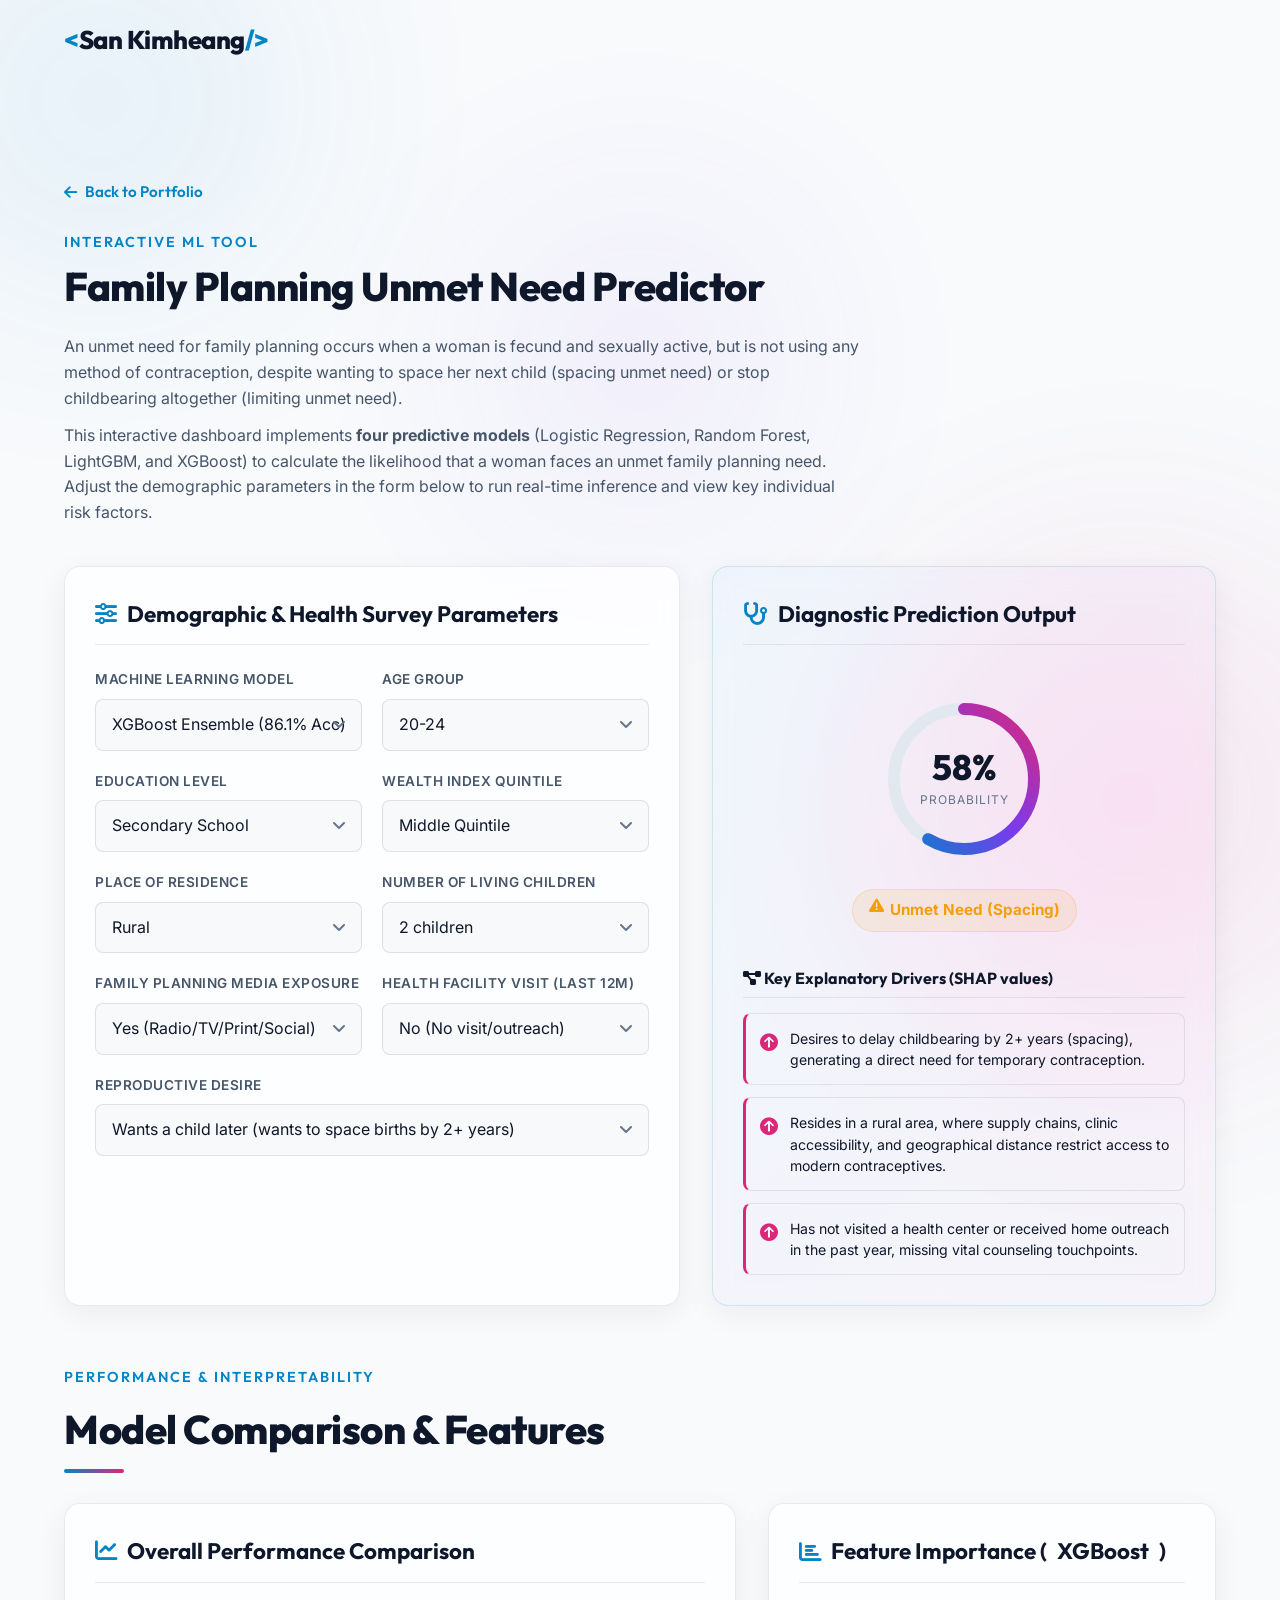
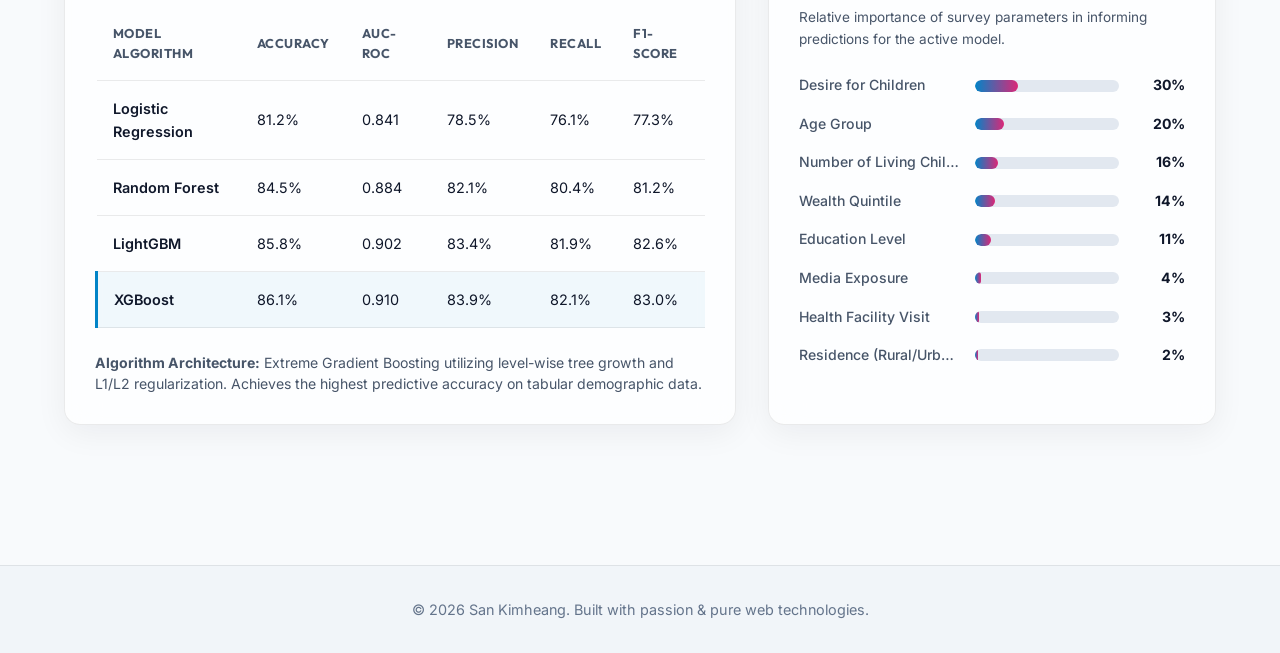
<file: family-planning-prediction.html>
<!DOCTYPE html>
<html lang="en" data-theme="light">

<head>
  <meta charset="UTF-8">
  <meta name="viewport" content="width=device-width, initial-scale=1.0">
  <title>Family Planning Unmet Need Predictor | San Kimheang</title>
  <meta name="description"
    content="Interactive Machine Learning dashboard predicting the unmet need for family planning. Compare Logistic Regression, Random Forest, LightGBM, and XGBoost models.">

  <!-- Fonts & Icons -->
  <link rel="preconnect" href="https://fonts.googleapis.com">
  <link rel="preconnect" href="https://fonts.gstatic.com" crossorigin>
  <link
    href="https://fonts.googleapis.com/css2?family=Inter:wght@300;400;500;600;700&family=Outfit:wght@300;400;500;600;700;800&display=swap"
    rel="stylesheet">
  <link rel="stylesheet" href="https://cdnjs.cloudflare.com/ajax/libs/font-awesome/6.4.0/css/all.min.css">

  <!-- Main Website Stylesheet Reference to reuse variables and core classes -->
  <link rel="stylesheet" href="styles.css">

  <style>
    /* CUSTOM INTERACTIVE DASHBOARD STYLES */
    .dashboard-container {
      margin-top: 100px;
      margin-bottom: 60px;
    }

    .dashboard-grid {
      display: grid;
      grid-template-columns: 1.1fr 0.9fr;
      gap: 32px;
      margin-top: 40px;
    }

    @media (max-width: 992px) {
      .dashboard-grid {
        grid-template-columns: 1fr;
      }
    }

    .dashboard-card {
      padding: 30px;
    }

    .form-title {
      font-family: var(--font-heading);
      font-size: 1.4rem;
      font-weight: 700;
      margin-bottom: 24px;
      color: var(--text-primary);
      display: flex;
      align-items: center;
      gap: 10px;
      border-bottom: 1px solid var(--glass-border);
      padding-bottom: 12px;
    }

    .form-title i {
      color: var(--accent-primary);
    }

    .grid-2col {
      display: grid;
      grid-template-columns: 1fr 1fr;
      gap: 20px;
    }

    @media (max-width: 576px) {
      .grid-2col {
        grid-template-columns: 1fr;
      }
    }

    .form-select-group {
      display: flex;
      flex-direction: column;
      margin-bottom: 20px;
    }

    .form-select-group label {
      font-size: 0.85rem;
      font-weight: 600;
      color: var(--text-secondary);
      margin-bottom: 8px;
      text-transform: uppercase;
      letter-spacing: 0.5px;
    }

    .select-wrapper {
      position: relative;
    }

    .select-wrapper select {
      width: 100%;
      padding: 12px 16px;
      background: var(--input-bg);
      border: 1px solid var(--input-border);
      border-radius: var(--radius-sm);
      color: var(--text-primary);
      appearance: none;
      cursor: pointer;
      transition: border-color var(--transition-fast), box-shadow var(--transition-fast);
    }

    .select-wrapper select:focus {
      border-color: var(--accent-primary);
      box-shadow: 0 0 0 3px rgba(var(--accent-primary-rgb), 0.15);
    }

    .select-wrapper::after {
      content: '\f107';
      font-family: 'Font Awesome 5 Free';
      font-weight: 900;
      position: absolute;
      right: 16px;
      top: 50%;
      transform: translateY(-50%);
      pointer-events: none;
      color: var(--text-muted);
    }

    /* Result Panel Styling */
    .result-card {
      display: flex;
      flex-direction: column;
      align-items: center;
      justify-content: center;
      text-align: center;
      background: linear-gradient(135deg, rgba(var(--accent-primary-rgb), 0.03), rgba(var(--accent-secondary-rgb), 0.03));
      border-color: rgba(var(--accent-primary-rgb), 0.15);
    }

    .radial-gauge {
      position: relative;
      width: 180px;
      height: 180px;
      margin: 20px 0;
    }

    .radial-gauge svg {
      width: 100%;
      height: 100%;
      transform: rotate(-90deg);
    }

    .gauge-bg {
      fill: none;
      stroke: var(--bg-tertiary);
      stroke-width: 12;
    }

    .gauge-fill {
      fill: none;
      stroke: url(#gauge-gradient);
      stroke-width: 12;
      stroke-linecap: round;
      stroke-dasharray: 440;
      stroke-dashoffset: 440;
      transition: stroke-dashoffset 0.8s cubic-bezier(0.4, 0, 0.2, 1);
    }

    .gauge-value {
      position: absolute;
      top: 50%;
      left: 50%;
      transform: translate(-50%, -50%);
      display: flex;
      flex-direction: column;
      align-items: center;
    }

    .gauge-number {
      font-family: var(--font-heading);
      font-size: 2.2rem;
      font-weight: 800;
      line-height: 1;
      background: linear-gradient(135deg, var(--text-primary), var(--text-primary));
      -webkit-background-clip: text;
      -webkit-text-fill-color: transparent;
    }

    .gauge-label {
      font-size: 0.75rem;
      color: var(--text-muted);
      text-transform: uppercase;
      letter-spacing: 1px;
      margin-top: 4px;
    }

    .prediction-badge {
      display: inline-flex;
      padding: 8px 16px;
      border-radius: var(--radius-full);
      font-size: 0.95rem;
      font-weight: 700;
      margin-bottom: 24px;
      transition: all var(--transition-normal);
      border: 1px solid transparent;
    }

    .badge-no-need {
      background: rgba(16, 185, 129, 0.1);
      border-color: rgba(16, 185, 129, 0.2);
      color: #10b981;
    }

    .badge-spacing-need {
      background: rgba(245, 158, 11, 0.1);
      border-color: rgba(245, 158, 11, 0.2);
      color: #f59e0b;
    }

    .badge-limiting-need {
      background: rgba(239, 68, 68, 0.1);
      border-color: rgba(239, 68, 68, 0.2);
      color: #ef4444;
    }

    .drivers-list {
      width: 100%;
      text-align: left;
      margin-top: 15px;
      display: flex;
      flex-direction: column;
      gap: 12px;
    }

    .driver-item {
      display: flex;
      gap: 12px;
      padding: 14px;
      border-radius: var(--radius-sm);
      background: rgba(255, 255, 255, 0.02);
      border: 1px solid var(--glass-border);
      font-size: 0.88rem;
      line-height: 1.5;
    }

    .driver-item.risk-driver {
      border-left: 3px solid var(--accent-secondary);
    }

    .driver-item.protective-driver {
      border-left: 3px solid #10b981;
    }

    .driver-icon {
      font-size: 1.1rem;
      flex-shrink: 0;
      margin-top: 2px;
    }

    .risk-driver .driver-icon {
      color: var(--accent-secondary);
    }

    .protective-driver .driver-icon {
      color: #10b981;
    }

    /* Model Metrics Comparison */
    .metrics-section {
      margin-top: 60px;
    }

    .metrics-grid {
      display: grid;
      grid-template-columns: 1.2fr 0.8fr;
      gap: 32px;
      margin-top: 30px;
    }

    @media (max-width: 992px) {
      .metrics-grid {
        grid-template-columns: 1fr;
      }
    }

    .metrics-table-wrapper {
      overflow-x: auto;
    }

    .metrics-table {
      width: 100%;
      border-collapse: collapse;
      text-align: left;
      font-size: 0.9rem;
    }

    .metrics-table th, .metrics-table td {
      padding: 16px;
      border-bottom: 1px solid var(--glass-border);
    }

    .metrics-table th {
      font-family: var(--font-heading);
      font-weight: 700;
      color: var(--text-secondary);
      text-transform: uppercase;
      font-size: 0.8rem;
      letter-spacing: 0.5px;
    }

    .metrics-table tr.active-row {
      background: rgba(var(--accent-primary-rgb), 0.05);
      border-left: 3px solid var(--accent-primary);
    }

    .metrics-table tr:hover {
      background: rgba(255, 255, 255, 0.02);
    }

    .metric-bar-chart {
      display: flex;
      flex-direction: column;
      gap: 16px;
      justify-content: center;
    }

    .chart-row {
      display: flex;
      flex-direction: column;
      gap: 6px;
    }

    .chart-label-row {
      display: flex;
      justify-content: space-between;
      font-size: 0.85rem;
      font-weight: 600;
    }

    .chart-track {
      height: 10px;
      background: var(--bg-tertiary);
      border-radius: var(--radius-full);
      overflow: hidden;
      position: relative;
    }

    .chart-fill {
      height: 100%;
      border-radius: var(--radius-full);
      transition: width 0.8s ease-out;
    }

    .chart-fill.accuracy-fill {
      background: linear-gradient(to right, var(--accent-primary), var(--accent-tertiary));
    }

    .chart-fill.auc-fill {
      background: linear-gradient(to right, var(--accent-tertiary), var(--accent-secondary));
    }

    /* Feature Importance Panel */
    .feature-importance-card {
      margin-top: 32px;
    }

    .importance-chart {
      display: flex;
      flex-direction: column;
      gap: 16px;
      margin-top: 24px;
    }

    .importance-bar-row {
      display: grid;
      grid-template-columns: 160px 1fr 50px;
      align-items: center;
      gap: 16px;
      font-size: 0.88rem;
    }

    @media (max-width: 576px) {
      .importance-bar-row {
        grid-template-columns: 120px 1fr 40px;
        gap: 10px;
        font-size: 0.8rem;
      }
    }

    .importance-name {
      color: var(--text-secondary);
      font-weight: 500;
      white-space: nowrap;
      overflow: hidden;
      text-overflow: ellipsis;
    }

    .importance-track {
      height: 12px;
      background: var(--bg-tertiary);
      border-radius: var(--radius-full);
      overflow: hidden;
    }

    .importance-fill {
      height: 100%;
      background: linear-gradient(to right, var(--accent-primary), var(--accent-secondary));
      border-radius: var(--radius-full);
      width: 0%;
      transition: width 0.6s cubic-bezier(0.1, 0.8, 0.3, 1);
    }

    .importance-value {
      font-weight: 700;
      color: var(--text-primary);
      text-align: right;
    }

    /* Back Button Layout styling */
    .back-nav {
      display: inline-flex;
      align-items: center;
      gap: 8px;
      color: var(--accent-primary);
      font-family: var(--font-heading);
      font-weight: 600;
      margin-bottom: 24px;
      font-size: 0.95rem;
      transition: color var(--transition-fast), transform var(--transition-fast);
    }

    .back-nav:hover {
      color: var(--accent-secondary);
      transform: translateX(-4px);
    }

    .description-text {
      color: var(--text-secondary);
      max-width: 800px;
      line-height: 1.6;
      margin-bottom: 12px;
    }
  </style>
</head>

<body>
  <!-- Custom Scroll Progress Bar -->
  <div id="scroll-progress"></div>

  <!-- Custom Trail Cursor -->
  <div class="custom-cursor-outer"></div>
  <div class="custom-cursor-inner"></div>

  <!-- Decorative Glowing Blobs -->
  <div class="glowing-blob blob-1"></div>
  <div class="glowing-blob blob-2"></div>
  <div class="glowing-blob blob-3"></div>

  <!-- Glass Header / Navbar -->
  <header>
    <div class="header-container">
      <a href="index.html" class="logo">
        <span class="logo-symbol">&lt;</span>San Kimheang<span class="logo-symbol">/&gt;</span>
      </a>

    </div>
  </header>

  <main class="section-container dashboard-container">
    <!-- Back Navigation Link -->
    <a href="index.html" class="back-nav">
      <i class="fas fa-arrow-left"></i> Back to Portfolio
    </a>

    <!-- Page Title & Bio -->
    <div style="margin-bottom: 40px;">
      <span class="section-subtitle">Interactive ML Tool</span>
      <h1 class="section-title" style="text-align: left; margin-bottom: 16px;">Family Planning Unmet Need Predictor</h1>
      <p class="description-text">
        An unmet need for family planning occurs when a woman is fecund and sexually active, but is not using any method of contraception, despite wanting to space her next child (spacing unmet need) or stop childbearing altogether (limiting unmet need).
      </p>
      <p class="description-text">
        This interactive dashboard implements <strong>four predictive models</strong> (Logistic Regression, Random Forest, LightGBM, and XGBoost) to calculate the likelihood that a woman faces an unmet family planning need. Adjust the demographic parameters in the form below to run real-time inference and view key individual risk factors.
      </p>
    </div>

    <!-- Main Grid Dashboard -->
    <div class="dashboard-grid">
      
      <!-- Predictor Form Card -->
      <div class="dashboard-card glass-card">
        <h3 class="form-title">
          <i class="fas fa-sliders-h"></i> Demographic & Health Survey Parameters
        </h3>
        
        <form id="predictor-form">
          <div class="grid-2col">
            <!-- Model Selection -->
            <div class="form-select-group">
              <label for="model">Machine Learning Model</label>
              <div class="select-wrapper">
                <select id="model">
                  <option value="xgb" selected>XGBoost Ensemble (86.1% Acc)</option>
                  <option value="lgbm">LightGBM Ensemble (85.8% Acc)</option>
                  <option value="rf">Random Forest (84.5% Acc)</option>
                  <option value="lr">Logistic Regression (81.2% Acc)</option>
                </select>
              </div>
            </div>

            <!-- Age Group -->
            <div class="form-select-group">
              <label for="age">Age Group</label>
              <div class="select-wrapper">
                <select id="age">
                  <option value="0">15-19 (Adolescent)</option>
                  <option value="1" selected>20-24</option>
                  <option value="2">25-29</option>
                  <option value="3">30-34</option>
                  <option value="4">35-39</option>
                  <option value="5">40-44</option>
                  <option value="6">45-49</option>
                </select>
              </div>
            </div>
          </div>

          <div class="grid-2col">
            <!-- Education -->
            <div class="form-select-group">
              <label for="education">Education Level</label>
              <div class="select-wrapper">
                <select id="education">
                  <option value="0">No Formal Education</option>
                  <option value="1">Primary School</option>
                  <option value="2" selected>Secondary School</option>
                  <option value="3">Higher Education</option>
                </select>
              </div>
            </div>

            <!-- Wealth Index -->
            <div class="form-select-group">
              <label for="wealth">Wealth Index Quintile</label>
              <div class="select-wrapper">
                <select id="wealth">
                  <option value="0">Poorest</option>
                  <option value="1">Poorer</option>
                  <option value="2" selected>Middle Quintile</option>
                  <option value="3">Richer</option>
                  <option value="4">Richest</option>
                </select>
              </div>
            </div>
          </div>

          <div class="grid-2col">
            <!-- Residence -->
            <div class="form-select-group">
              <label for="residence">Place of Residence</label>
              <div class="select-wrapper">
                <select id="residence">
                  <option value="0">Urban</option>
                  <option value="1" selected>Rural</option>
                </select>
              </div>
            </div>

            <!-- Parity / Living Children -->
            <div class="form-select-group">
              <label for="children">Number of Living Children</label>
              <div class="select-wrapper">
                <select id="children">
                  <option value="0">No children</option>
                  <option value="1">1 child</option>
                  <option value="2" selected>2 children</option>
                  <option value="3">3 children</option>
                  <option value="4">4 or more children</option>
                </select>
              </div>
            </div>
          </div>

          <div class="grid-2col">
            <!-- Exposed to FP Media -->
            <div class="form-select-group">
              <label for="media">Family Planning Media Exposure</label>
              <div class="select-wrapper">
                <select id="media">
                  <option value="1" selected>Yes (Radio/TV/Print/Social)</option>
                  <option value="0">No (No exposure)</option>
                </select>
              </div>
            </div>

            <!-- Health Facility Visit -->
            <div class="form-select-group">
              <label for="facility">Health Facility Visit (Last 12m)</label>
              <div class="select-wrapper">
                <select id="facility">
                  <option value="1">Yes (Visited clinic/health post)</option>
                  <option value="0" selected>No (No visit/outreach)</option>
                </select>
              </div>
            </div>
          </div>

          <!-- Desire for more children -->
          <div class="form-select-group">
            <label for="desire">Reproductive Desire</label>
            <div class="select-wrapper">
              <select id="desire">
                <option value="0">Wants a child soon (within 2 years)</option>
                <option value="1" selected>Wants a child later (wants to space births by 2+ years)</option>
                <option value="2">Wants no more children / completed family (wants to limit)</option>
              </select>
            </div>
          </div>
        </form>
      </div>

      <!-- Predictor Results Panel -->
      <div class="dashboard-card glass-card result-card">
        <h3 class="form-title" style="width: 100%; text-align: center;">
          <i class="fas fa-stethoscope"></i> Diagnostic Prediction Output
        </h3>

        <!-- Probability Ring Gauge -->
        <div class="radial-gauge">
          <svg>
            <defs>
              <linearGradient id="gauge-gradient" x1="0%" y1="0%" x2="100%" y2="100%">
                <stop offset="0%" stop-color="var(--accent-primary)"></stop>
                <stop offset="50%" stop-color="var(--accent-tertiary)"></stop>
                <stop offset="100%" stop-color="var(--accent-secondary)"></stop>
              </linearGradient>
            </defs>
            <circle class="gauge-bg" cx="90" cy="90" r="70"></circle>
            <circle class="gauge-fill" id="gauge-fill-circle" cx="90" cy="90" r="70"></circle>
          </svg>
          <div class="gauge-value">
            <span class="gauge-number" id="probability-value">0%</span>
            <span class="gauge-label">Probability</span>
          </div>
        </div>

        <!-- Prediction Text Status Badge -->
        <span class="prediction-badge" id="prediction-badge">Calculating...</span>

        <!-- Explanation Drivers Title -->
        <h4 style="text-align: left; width: 100%; font-family: var(--font-heading); font-size: 1rem; border-bottom: 1px solid var(--glass-border); padding-bottom: 6px; margin-top: 10px;">
          <i class="fas fa-project-diagram"></i> Key Explanatory Drivers (SHAP values)
        </h4>

        <!-- Dynamic Explainer List -->
        <div class="drivers-list" id="drivers-list">
          <!-- Populated dynamically -->
        </div>
      </div>
    </div>

    <!-- Section for Feature Importance & Performance Metrics -->
    <div class="metrics-section">
      <div class="section-header" style="margin-bottom: 30px; align-items: flex-start; text-align: left;">
        <span class="section-subtitle">Performance & Interpretability</span>
        <h2 class="section-title">Model Comparison & Features</h2>
        <div class="section-line" style="margin-top: 8px;"></div>
      </div>

      <div class="metrics-grid">
        
        <!-- Table Comparison -->
        <div class="dashboard-card glass-card">
          <h3 class="form-title"><i class="fas fa-chart-line"></i> Overall Performance Comparison</h3>
          <div class="metrics-table-wrapper">
            <table class="metrics-table">
              <thead>
                <tr>
                  <th>Model Algorithm</th>
                  <th>Accuracy</th>
                  <th>AUC-ROC</th>
                  <th>Precision</th>
                  <th>Recall</th>
                  <th>F1-Score</th>
                </tr>
              </thead>
              <tbody id="metrics-table-body">
                <!-- Populated dynamically -->
              </tbody>
            </table>
          </div>
          
          <div style="margin-top: 24px; font-size: 0.88rem; color: var(--text-secondary); line-height: 1.5;">
            <p id="model-description-box">
              Select variables or select an algorithm above to compare its theoretical performance statistics and architectural description.
            </p>
          </div>
        </div>

        <!-- Dynamic Feature Importance Bar chart -->
        <div class="dashboard-card glass-card">
          <h3 class="form-title"><i class="fas fa-chart-bar"></i> Feature Importance (<span id="importance-model-name">XGBoost</span>)</h3>
          <p style="font-size: 0.85rem; color: var(--text-secondary); margin-bottom: 20px;">
            Relative importance of survey parameters in informing predictions for the active model.
          </p>
          
          <div class="importance-chart" id="importance-chart">
            <!-- Populated dynamically -->
          </div>
        </div>
      </div>
    </div>
  </main>

  <!-- Footer -->
  <footer>
    <div class="footer-container">
      <p>&copy; 2026 San Kimheang. Built with passion & pure web technologies.</p>
    </div>
  </footer>

  <!-- Scripts -->
  <script src="portfolio-data.js"></script>
  <script src="family-planning-prediction.js"></script>
  <script>
    document.addEventListener('DOMContentLoaded', () => {
      // 1. Theme Switcher Syncing
      const themeToggle = document.getElementById('theme-toggle');
      if (themeToggle) {
        const savedTheme = localStorage.getItem('theme') || 'dark';
        document.documentElement.setAttribute('data-theme', savedTheme);
        updateThemeIcon(savedTheme);

        themeToggle.addEventListener('click', () => {
          const currentTheme = document.documentElement.getAttribute('data-theme');
          const newTheme = currentTheme === 'dark' ? 'light' : 'dark';
          
          document.documentElement.setAttribute('data-theme', newTheme);
          localStorage.setItem('theme', newTheme);
          updateThemeIcon(newTheme);
          document.body.style.transition = 'background-color 0.4s ease, color 0.4s ease';
        });
      }

      function updateThemeIcon(theme) {
        const icon = themeToggle.querySelector('i');
        if (!icon) return;
        if (theme === 'dark') {
          icon.className = 'fas fa-sun';
          icon.style.color = '#ffd43b';
        } else {
          icon.className = 'fas fa-moon';
          icon.style.color = '';
        }
      }

      // 2. Custom cursor tracker (similar to script.js for UI unity)
      const outer = document.querySelector('.custom-cursor-outer');
      const inner = document.querySelector('.custom-cursor-inner');
      if (outer && inner) {
        window.addEventListener('mousemove', (e) => {
          outer.style.left = `${e.clientX}px`;
          outer.style.top = `${e.clientY}px`;
          inner.style.left = `${e.clientX}px`;
          inner.style.top = `${e.clientY}px`;
        });
        const hoverables = 'a, button, select, input';
        document.addEventListener('mouseover', (e) => {
          if (e.target.closest(hoverables)) {
            document.body.classList.add('cursor-hover');
          }
        });
        document.addEventListener('mouseout', (e) => {
          if (e.target.closest(hoverables)) {
            document.body.classList.remove('cursor-hover');
          }
        });
      }

      // 3. Scroll progress bar & header solidify
      const header = document.querySelector('header');
      window.addEventListener('scroll', () => {
        const scrollTop = window.scrollY;
        
        const scrollProgress = document.getElementById('scroll-progress');
        if (scrollProgress) {
          const docHeight = document.documentElement.scrollHeight - window.innerHeight;
          const scrollPct = docHeight > 0 ? (scrollTop / docHeight) * 100 : 0;
          scrollProgress.style.width = `${scrollPct}%`;
        }

        if (header) {
          if (scrollTop > 50) {
            header.classList.add('scrolled');
          } else {
            header.classList.remove('scrolled');
          }
        }
      });

      // 4. Populate model metrics table once
      const tableBody = document.getElementById('metrics-table-body');
      if (tableBody) {
        tableBody.innerHTML = Object.entries(modelMetrics).map(([key, val]) => `
          <tr id="row-${key}">
            <td style="font-weight: 600; color: var(--text-primary);">${val.name}</td>
            <td>${(val.accuracy * 100).toFixed(1)}%</td>
            <td>${val.auc.toFixed(3)}</td>
            <td>${(val.precision * 100).toFixed(1)}%</td>
            <td>${(val.recall * 100).toFixed(1)}%</td>
            <td>${(val.f1 * 100).toFixed(1)}%</td>
          </tr>
        `).join('');
      }

      // 5. Setup interaction bindings
      const form = document.getElementById('predictor-form');
      const inputsList = form.querySelectorAll('select');
      
      inputsList.forEach(input => {
        input.addEventListener('change', runInference);
      });

      // Initial run
      runInference();

      function runInference() {
        const modelName = document.getElementById('model').value;
        
        // Assemble inputs from dropdown values
        const inputs = {
          age: parseInt(document.getElementById('age').value, 10),
          education: parseInt(document.getElementById('education').value, 10),
          wealth: parseInt(document.getElementById('wealth').value, 10),
          residence: parseInt(document.getElementById('residence').value, 10),
          children: parseInt(document.getElementById('children').value, 10),
          media: parseInt(document.getElementById('media').value, 10),
          facility: parseInt(document.getElementById('facility').value, 10),
          desire: parseInt(document.getElementById('desire').value, 10)
        };

        // Run prediction
        const result = predictUnmetNeed(modelName, inputs);

        // Update UI Probability Gauge
        const percent = Math.round(result.probability * 100);
        document.getElementById('probability-value').textContent = `${percent}%`;
        
        // Ring offset math (radius = 70, circumference = 2 * PI * r = ~439.8, round to 440)
        const circumference = 440;
        const offset = circumference - (result.probability * circumference);
        document.getElementById('gauge-fill-circle').style.strokeDashoffset = offset;

        // Update badge classification
        const badge = document.getElementById('prediction-badge');
        badge.textContent = result.classification;
        
        // Reset classes
        badge.className = 'prediction-badge';
        if (result.probability < 0.50) {
          badge.classList.add('badge-no-need');
          badge.innerHTML = `<i class="fas fa-check-circle" style="margin-right: 6px;"></i> No Unmet Need (Met/No Need)`;
        } else {
          if (result.classification.includes('Spacing')) {
            badge.classList.add('badge-spacing-need');
            badge.innerHTML = `<i class="fas fa-exclamation-triangle" style="margin-right: 6px;"></i> Unmet Need (Spacing)`;
          } else {
            badge.classList.add('badge-limiting-need');
            badge.innerHTML = `<i class="fas fa-exclamation-triangle" style="margin-right: 6px;"></i> Unmet Need (Limiting)`;
          }
        }

        // Update drivers explainer cards
        const driversContainer = document.getElementById('drivers-list');
        driversContainer.innerHTML = result.drivers.map(driver => `
          <div class="driver-item ${driver.positive ? 'protective-driver' : 'risk-driver'}">
            <div class="driver-icon">
              <i class="${driver.positive ? 'fas fa-arrow-circle-down' : 'fas fa-arrow-circle-up'}"></i>
            </div>
            <div>${driver.text}</div>
          </div>
        `).join('');

        // Highlight active model row in the comparison table
        const rows = tableBody.querySelectorAll('tr');
        rows.forEach(r => r.classList.remove('active-row'));
        
        const activeRow = document.getElementById(`row-${modelName}`);
        if (activeRow) activeRow.classList.add('active-row');

        // Update algorithm description box
        const descriptionBox = document.getElementById('model-description-box');
        descriptionBox.innerHTML = `
          <strong>Algorithm Architecture:</strong> ${modelMetrics[modelName].description}
        `;

        // Update Feature Importances Title and Bars
        document.getElementById('importance-model-name').textContent = modelMetrics[modelName].name;
        
        const importanceChart = document.getElementById('importance-chart');
        const importanceData = featureImportances[modelName];
        
        importanceChart.innerHTML = importanceData.map(data => `
          <div class="importance-bar-row">
            <span class="importance-name" title="${data.feature}">${data.feature}</span>
            <div class="importance-track">
              <div class="importance-fill" style="width: ${data.importance}%"></div>
            </div>
            <span class="importance-value">${data.importance}%</span>
          </div>
        `).join('');
      }
    });
  </script>
</body>

</html>
</file>
<file: styles.css>
/* ==========================================================================
   DESIGN SYSTEM & VARIABLES
   ========================================================================== */
:root {
  /* Fonts */
  --font-heading: 'Outfit', 'Inter', system-ui, -apple-system, sans-serif;
  --font-body: 'Inter', system-ui, -apple-system, sans-serif;

  /* Transitions */
  --transition-fast: 0.2s cubic-bezier(0.4, 0, 0.2, 1);
  --transition-normal: 0.3s cubic-bezier(0.4, 0, 0.2, 1);
  --transition-slow: 0.6s cubic-bezier(0.4, 0, 0.2, 1);

  /* Border Radii */
  --radius-sm: 8px;
  --radius-md: 16px;
  --radius-lg: 24px;
  --radius-full: 9999px;

  /* Theme Defaults (Light Theme) */
  --bg-primary: #f8fafc;
  --bg-secondary: #f1f5f9;
  --bg-tertiary: #e2e8f0;
  --text-primary: #0f172a;
  --text-secondary: #475569;
  --text-muted: #64748b;
  
  --accent-primary: #0284c7; /* Classic Sky Blue */
  --accent-primary-rgb: 2, 132, 199;
  --accent-secondary: #db2777; /* Deep Pink */
  --accent-secondary-rgb: 219, 39, 119;
  --accent-tertiary: #7c3aed; /* Violet */
  
  --glass-bg: rgba(255, 255, 255, 0.75);
  --glass-border: rgba(0, 0, 0, 0.08);
  --glass-border-hover: rgba(0, 0, 0, 0.15);
  --glass-shadow: rgba(15, 23, 42, 0.06);
  
  --input-bg: rgba(0, 0, 0, 0.02);
  --input-border: rgba(0, 0, 0, 0.1);
  
  --blob-opacity: 0.08;
}

/* ==========================================================================
   RESET & BASE STYLES
   ========================================================================== */
*, *::before, *::after {
  box-sizing: border-box;
  margin: 0;
  padding: 0;
}

html {
  scroll-behavior: smooth;
  font-size: 16px;
  -webkit-text-size-adjust: 100%;
}

body {
  font-family: var(--font-body);
  background-color: var(--bg-primary);
  color: var(--text-primary);
  line-height: 1.6;
  overflow-x: hidden;
  transition: background-color var(--transition-normal), color var(--transition-normal);
}

a {
  color: inherit;
  text-decoration: none;
  transition: color var(--transition-fast);
}

button, input, textarea, select {
  font: inherit;
  color: inherit;
  background: none;
  border: none;
  outline: none;
}

button {
  cursor: pointer;
}

ul {
  list-style: none;
}

img {
  max-width: 100%;
  height: auto;
  display: block;
}

/* Scroll Progress Bar */
#scroll-progress {
  position: fixed;
  top: 0;
  left: 0;
  width: 0%;
  height: 4px;
  background: linear-gradient(to right, var(--accent-primary), var(--accent-secondary));
  z-index: 1000;
  transition: width 0.1s ease-out;
}

/* Custom Scrollbar */
::-webkit-scrollbar {
  width: 10px;
}

::-webkit-scrollbar-track {
  background: var(--bg-primary);
}

::-webkit-scrollbar-thumb {
  background: var(--bg-tertiary);
  border-radius: var(--radius-full);
  border: 2px solid var(--bg-primary);
  transition: background var(--transition-fast);
}

::-webkit-scrollbar-thumb:hover {
  background: var(--text-muted);
}

/* ==========================================================================
   LAYOUT CONTAINERS
   ========================================================================== */
.section-container {
  width: 100%;
  max-width: 1200px;
  margin: 0 auto;
  padding: 80px 24px;
  position: relative;
  z-index: 2;
}

section {
  position: relative;
  min-height: 100vh;
  display: flex;
  align-items: center;
  overflow: hidden;
}

/* Decorative Background Elements */
.glowing-blob {
  position: fixed;
  border-radius: var(--radius-full);
  filter: blur(120px);
  z-index: 1;
  pointer-events: none;
  opacity: var(--blob-opacity);
  transition: opacity var(--transition-normal);
}

.blob-1 {
  width: 400px;
  height: 400px;
  background: var(--accent-primary);
  top: -100px;
  left: -100px;
  animation: float-blob-1 25s infinite alternate;
}

.blob-2 {
  width: 500px;
  height: 500px;
  background: var(--accent-secondary);
  bottom: -150px;
  right: -100px;
  animation: float-blob-2 30s infinite alternate;
}

.blob-3 {
  width: 300px;
  height: 300px;
  background: var(--accent-tertiary);
  top: 40%;
  left: 50%;
  transform: translate(-50%, -50%);
  animation: float-blob-3 20s infinite alternate;
}

/* ==========================================================================
   GLASSMORPHISM UTILITIES
   ========================================================================== */
.glass-card {
  background: var(--glass-bg);
  backdrop-filter: blur(16px) saturate(180%);
  -webkit-backdrop-filter: blur(16px) saturate(180%);
  border: 1px solid var(--glass-border);
  box-shadow: 0 8px 32px 0 var(--glass-shadow);
  border-radius: var(--radius-md);
  transition: border var(--transition-normal), background var(--transition-normal), box-shadow var(--transition-normal), transform var(--transition-normal);
}

.glass-card:hover {
  border-color: var(--glass-border-hover);
  box-shadow: 0 12px 40px 0 rgba(0, 0, 0, 0.6);
}

/* ==========================================================================
   BUTTONS
   ========================================================================== */
.btn {
  display: inline-flex;
  align-items: center;
  justify-content: center;
  padding: 12px 28px;
  font-family: var(--font-heading);
  font-weight: 600;
  border-radius: var(--radius-md);
  transition: transform var(--transition-fast), box-shadow var(--transition-fast), background var(--transition-normal);
  font-size: 0.95rem;
}

.btn:active {
  transform: scale(0.97);
}

.btn-primary {
  background: linear-gradient(135deg, var(--accent-primary), var(--accent-tertiary));
  color: #fff;
  box-shadow: 0 4px 20px rgba(var(--accent-primary-rgb), 0.3);
}

.btn-primary:hover {
  background: linear-gradient(135deg, var(--accent-primary), var(--accent-secondary));
  box-shadow: 0 6px 24px rgba(var(--accent-primary-rgb), 0.5);
  transform: translateY(-2px);
}

.btn-secondary {
  background: var(--input-bg);
  border: 1px solid var(--input-border);
  color: var(--text-primary);
}

.btn-secondary:hover {
  background: rgba(var(--accent-primary-rgb), 0.08);
  border-color: var(--accent-primary);
  transform: translateY(-2px);
}

.btn-block {
  width: 100%;
}

.icon-btn {
  width: 44px;
  height: 44px;
  border-radius: var(--radius-full);
  display: flex;
  align-items: center;
  justify-content: center;
  background: var(--input-bg);
  border: 1px solid var(--input-border);
  transition: border-color var(--transition-fast), background var(--transition-fast), color var(--transition-fast);
}

.icon-btn:hover {
  border-color: var(--accent-primary);
  color: var(--accent-primary);
  background: rgba(var(--accent-primary-rgb), 0.1);
}

.icon-right {
  margin-left: 8px;
  transition: transform var(--transition-fast);
}

.btn:hover .icon-right {
  transform: translateX(4px);
}

/* ==========================================================================
   NAVIGATION HEADER
   ========================================================================== */
header {
  position: fixed;
  top: 0;
  left: 0;
  width: 100%;
  height: 80px;
  z-index: 100;
  transition: background var(--transition-normal), height var(--transition-normal), box-shadow var(--transition-normal);
  display: flex;
  align-items: center;
}

header.scrolled {
  height: 70px;
  background: var(--glass-bg);
  backdrop-filter: blur(16px);
  -webkit-backdrop-filter: blur(16px);
  box-shadow: 0 4px 30px var(--glass-shadow);
  border-bottom: 1px solid var(--glass-border);
}

.header-container {
  width: 100%;
  max-width: 1200px;
  margin: 0 auto;
  padding: 0 24px;
  display: flex;
  justify-content: space-between;
  align-items: center;
}

.logo {
  font-family: var(--font-heading);
  font-weight: 800;
  font-size: 1.6rem;
  letter-spacing: -0.5px;
  display: flex;
  align-items: center;
}

.logo-symbol {
  color: var(--accent-primary);
  transition: color var(--transition-fast);
}

.logo:hover .logo-symbol {
  color: var(--accent-secondary);
}

.nav-menu ul {
  display: flex;
  gap: 32px;
}

.nav-link {
  font-family: var(--font-heading);
  font-weight: 500;
  font-size: 0.95rem;
  color: var(--text-secondary);
  position: relative;
  padding: 8px 0;
}

.nav-link:hover {
  color: var(--text-primary);
}

.nav-link::after {
  content: '';
  position: absolute;
  bottom: 0;
  left: 0;
  width: 0%;
  height: 2px;
  background: linear-gradient(to right, var(--accent-primary), var(--accent-secondary));
  transition: width var(--transition-normal);
  border-radius: var(--radius-full);
}

.nav-link:hover::after,
.nav-link.active::after {
  width: 100%;
}

.nav-link.active {
  color: var(--text-primary);
}

.header-actions {
  display: flex;
  gap: 12px;
  align-items: center;
}

.mobile-only {
  display: none;
}

/* ==========================================================================
   HERO SECTION
   ========================================================================== */
.hero-section {
  position: relative;
  background-color: transparent;
  padding-top: 80px;
}

#particle-canvas {
  position: absolute;
  top: 0;
  left: 0;
  width: 100%;
  height: 100%;
  z-index: 1;
  pointer-events: none;
}

.hero-container {
  display: grid;
  grid-template-columns: 1.2fr 0.8fr;
  gap: 40px;
  align-items: center;
  z-index: 2;
}

.hero-content {
  display: flex;
  flex-direction: column;
  align-items: flex-start;
}

.hero-badge {
  background: rgba(var(--accent-primary-rgb), 0.1);
  border: 1px solid rgba(var(--accent-primary-rgb), 0.25);
  color: var(--accent-primary);
  padding: 6px 14px;
  border-radius: var(--radius-full);
  font-size: 0.85rem;
  font-weight: 600;
  margin-bottom: 24px;
  display: inline-flex;
  align-items: center;
  gap: 8px;
  letter-spacing: 0.5px;
}

.pulse-dot {
  width: 8px;
  height: 8px;
  border-radius: var(--radius-full);
  background-color: var(--accent-primary);
  position: relative;
}

.pulse-dot::after {
  content: '';
  position: absolute;
  top: 0;
  left: 0;
  width: 100%;
  height: 100%;
  border-radius: var(--radius-full);
  background-color: var(--accent-primary);
  animation: pulse 1.5s infinite;
}

.hero-title {
  font-family: var(--font-heading);
  font-size: 3.5rem;
  font-weight: 800;
  line-height: 1.15;
  margin-bottom: 16px;
  letter-spacing: -1px;
}

.highlight-text {
  background: linear-gradient(135deg, var(--accent-primary), var(--accent-secondary));
  -webkit-background-clip: text;
  -webkit-text-fill-color: transparent;
}

.hero-subtitle {
  font-family: var(--font-heading);
  font-size: 1.8rem;
  font-weight: 500;
  color: var(--text-secondary);
  margin-bottom: 24px;
}

#typewriter {
  color: var(--text-primary);
  font-weight: 600;
}

.typewriter-cursor {
  animation: blink-caret 0.75s step-end infinite;
  color: var(--accent-primary);
}

.hero-description {
  font-size: 1.1rem;
  color: var(--text-secondary);
  margin-bottom: 36px;
  max-width: 580px;
}

.hero-actions {
  display: flex;
  gap: 16px;
  margin-bottom: 40px;
}

.hero-socials {
  display: flex;
  gap: 20px;
}

.hero-socials a {
  font-size: 1.3rem;
  color: var(--text-muted);
}

.hero-socials a:hover {
  color: var(--accent-primary);
  transform: translateY(-3px);
}

.hero-visual {
  display: flex;
  justify-content: center;
  position: relative;
}

.avatar-wrapper {
  position: relative;
  width: 320px;
  height: 320px;
}

.avatar-glow {
  position: absolute;
  top: 0;
  left: 0;
  width: 100%;
  height: 100%;
  border-radius: var(--radius-full);
  background: linear-gradient(135deg, rgba(var(--accent-primary-rgb), 0.3), rgba(var(--accent-secondary-rgb), 0.3));
  filter: blur(24px);
  animation: rotate-glow 10s linear infinite;
  z-index: 1;
}

.avatar-wrapper img {
  width: 100%;
  height: 100%;
  object-fit: cover;
  border-radius: var(--radius-full);
  border: 4px solid var(--glass-border);
  position: relative;
  z-index: 2;
  box-shadow: 0 20px 40px rgba(0, 0, 0, 0.4);
}

.avatar-fallback {
  width: 100%;
  height: 100%;
  border-radius: var(--radius-full);
  border: 4px solid var(--glass-border);
  background: linear-gradient(135deg, var(--bg-secondary), var(--bg-tertiary));
  display: flex;
  align-items: center;
  justify-content: center;
  position: relative;
  z-index: 2;
  box-shadow: 0 20px 40px rgba(0, 0, 0, 0.4);
}

.avatar-fallback i {
  font-size: 6rem;
  background: linear-gradient(135deg, var(--accent-primary), var(--accent-secondary));
  -webkit-background-clip: text;
  -webkit-text-fill-color: transparent;
}

.floating-icon {
  position: absolute;
  width: 50px;
  height: 50px;
  border-radius: var(--radius-full);
  background: var(--glass-bg);
  backdrop-filter: blur(8px);
  border: 1px solid var(--glass-border);
  display: flex;
  align-items: center;
  justify-content: center;
  font-size: 1.4rem;
  box-shadow: 0 10px 20px rgba(0, 0, 0, 0.2);
  z-index: 3;
}

.fi-1 {
  top: 10%;
  left: -10px;
  color: #ffd43b; /* Python Yellow */
  animation: float-icon 4s ease-in-out infinite alternate;
}

.fi-2 {
  bottom: 15%;
  left: -20px;
  color: #3b5998; /* Blue */
  animation: float-icon 5s ease-in-out infinite alternate-reverse;
}

.fi-3 {
  top: 30%;
  right: -20px;
  color: #e91e63; /* Deep Pink */
  animation: float-icon 6s ease-in-out infinite alternate 1s;
}

.scroll-down-indicator {
  position: absolute;
  bottom: 40px;
  left: 50%;
  transform: translateX(-50%);
  z-index: 2;
}

.mouse-icon {
  width: 28px;
  height: 48px;
  border: 2px solid var(--text-muted);
  border-radius: 14px;
  display: block;
  position: relative;
}

.mouse-icon:hover {
  border-color: var(--accent-primary);
}

.wheel {
  width: 6px;
  height: 6px;
  background-color: var(--accent-primary);
  border-radius: var(--radius-full);
  position: absolute;
  top: 8px;
  left: 50%;
  transform: translateX(-50%);
  animation: scroll-wheel 1.6s ease-in-out infinite;
}

/* ==========================================================================
   SECTION HEADERS
   ========================================================================== */
.section-header {
  text-align: center;
  margin-bottom: 60px;
  display: flex;
  flex-direction: column;
  align-items: center;
}

.section-subtitle {
  font-family: var(--font-heading);
  color: var(--accent-primary);
  font-weight: 600;
  font-size: 0.9rem;
  text-transform: uppercase;
  letter-spacing: 2px;
  margin-bottom: 8px;
}

.section-title {
  font-family: var(--font-heading);
  font-size: 2.5rem;
  font-weight: 800;
  letter-spacing: -0.5px;
}

.section-line {
  width: 60px;
  height: 4px;
  background: linear-gradient(to right, var(--accent-primary), var(--accent-secondary));
  border-radius: var(--radius-full);
  margin-top: 16px;
}

/* ==========================================================================
   ABOUT SECTION
   ========================================================================== */
.about-grid {
  display: grid;
  grid-template-columns: 1fr 1fr;
  gap: 32px;
}

.about-card, .skills-card {
  padding: 40px;
}

.about-card h3, .skills-card h3 {
  font-family: var(--font-heading);
  font-size: 1.5rem;
  font-weight: 700;
  margin-bottom: 24px;
}

.about-card p {
  color: var(--text-secondary);
  margin-bottom: 20px;
}

.stats-row {
  display: grid;
  grid-template-columns: repeat(3, 1fr);
  gap: 16px;
  margin-top: 32px;
  padding-top: 32px;
  border-top: 1px solid var(--glass-border);
}

.stat-box {
  text-align: center;
  display: flex;
  flex-direction: column;
}

.stat-number {
  font-family: var(--font-heading);
  font-size: 2.2rem;
  font-weight: 800;
  color: var(--accent-primary);
}

.stat-label {
  font-size: 0.8rem;
  color: var(--text-muted);
  font-weight: 500;
  text-transform: uppercase;
  letter-spacing: 0.5px;
  margin-top: 4px;
}

.skills-card-intro {
  color: var(--text-secondary);
  margin-bottom: 24px;
}

.skill-category-tabs {
  display: flex;
  flex-wrap: wrap;
  gap: 8px;
  margin-bottom: 24px;
}

.skill-tab {
  padding: 8px 16px;
  font-size: 0.85rem;
  font-weight: 600;
  border-radius: var(--radius-sm);
  background: var(--input-bg);
  border: 1px solid var(--input-border);
  color: var(--text-secondary);
  transition: all var(--transition-fast);
}

.skill-tab:hover,
.skill-tab.active {
  color: var(--text-primary);
  background: var(--bg-tertiary);
  border-color: var(--accent-primary);
}

.skills-list {
  display: grid;
  grid-template-columns: 1fr;
  gap: 20px;
}

.skill-bar-wrapper {
  display: flex;
  flex-direction: column;
  transition: opacity var(--transition-normal);
}

.skill-info {
  display: flex;
  justify-content: space-between;
  margin-bottom: 8px;
  font-weight: 500;
  font-size: 0.95rem;
}

.skill-name {
  color: var(--text-primary);
}

.skill-pct {
  color: var(--accent-primary);
  font-family: var(--font-heading);
  font-weight: 600;
}

.skill-track {
  height: 6px;
  background: var(--bg-tertiary);
  border-radius: var(--radius-full);
  overflow: hidden;
  position: relative;
}

.skill-fill {
  position: absolute;
  top: 0;
  left: 0;
  height: 100%;
  width: 0%;
  background: linear-gradient(to right, var(--accent-primary), var(--accent-tertiary));
  border-radius: var(--radius-full);
  transition: width 1.5s cubic-bezier(0.1, 0.8, 0.3, 1);
}

/* ==========================================================================
   PROJECTS SECTION
   ========================================================================== */
.projects-controls {
  display: flex;
  flex-direction: column;
  align-items: center;
  gap: 24px;
  margin-bottom: 48px;
}

.search-bar-wrapper {
  position: relative;
  width: 100%;
  max-width: 480px;
}

.search-icon {
  position: absolute;
  left: 16px;
  top: 50%;
  transform: translateY(-50%);
  color: var(--text-muted);
}

#project-search {
  width: 100%;
  padding: 14px 48px 14px 44px;
  background: var(--glass-bg);
  border: 1px solid var(--input-border);
  border-radius: var(--radius-md);
  color: var(--text-primary);
  backdrop-filter: blur(8px);
  transition: border-color var(--transition-fast), box-shadow var(--transition-fast);
}

#project-search:focus {
  border-color: var(--accent-primary);
  box-shadow: 0 0 0 3px rgba(var(--accent-primary-rgb), 0.15);
}

#search-clear-btn {
  position: absolute;
  right: 16px;
  top: 50%;
  transform: translateY(-50%);
  color: var(--text-muted);
  display: none;
  font-size: 1rem;
}

#search-clear-btn:hover {
  color: var(--text-primary);
}

.filter-pills {
  display: flex;
  flex-wrap: wrap;
  justify-content: center;
  gap: 12px;
}

.filter-pill {
  padding: 10px 20px;
  font-size: 0.9rem;
  font-weight: 600;
  border-radius: var(--radius-full);
  background: var(--glass-bg);
  border: 1px solid var(--glass-border);
  color: var(--text-secondary);
  transition: all var(--transition-fast);
}

.filter-pill:hover,
.filter-pill.active {
  color: #fff;
  background: linear-gradient(135deg, var(--accent-primary), var(--accent-tertiary));
  border-color: transparent;
  box-shadow: 0 4px 15px rgba(var(--accent-primary-rgb), 0.25);
  transform: translateY(-1px);
}

.projects-grid {
  display: grid;
  grid-template-columns: repeat(auto-fill, minmax(340px, 1fr));
  gap: 28px;
}

.project-card {
  display: flex;
  flex-direction: column;
  overflow: hidden;
  height: 100%;
  cursor: pointer;
  position: relative;
}

.project-image-wrapper {
  height: 200px;
  overflow: hidden;
  position: relative;
}

.project-image-wrapper img {
  width: 100%;
  height: 100%;
  object-fit: cover;
  transition: transform var(--transition-slow);
}

.project-card:hover .project-image-wrapper img {
  transform: scale(1.08);
}

.project-image-overlay {
  position: absolute;
  top: 0;
  left: 0;
  width: 100%;
  height: 100%;
  background: linear-gradient(to top, rgba(8, 7, 16, 0.8) 10%, rgba(8, 7, 16, 0.1));
  opacity: 0.6;
  transition: opacity var(--transition-normal);
}

.project-card:hover .project-image-overlay {
  opacity: 0.8;
}

.project-category {
  position: absolute;
  top: 16px;
  right: 16px;
  background: var(--glass-bg);
  border: 1px solid var(--glass-border);
  color: var(--accent-primary);
  font-size: 0.75rem;
  font-weight: 700;
  padding: 4px 12px;
  border-radius: var(--radius-full);
  backdrop-filter: blur(8px);
  z-index: 2;
}

.project-info {
  padding: 24px;
  display: flex;
  flex-direction: column;
  flex-grow: 1;
}

.project-info h3 {
  font-family: var(--font-heading);
  font-size: 1.3rem;
  font-weight: 700;
  margin-bottom: 12px;
  line-height: 1.3;
}

.project-card:hover .project-info h3 {
  color: var(--accent-primary);
}

.project-info p {
  color: var(--text-secondary);
  font-size: 0.9rem;
  margin-bottom: 20px;
  flex-grow: 1;
  display: -webkit-box;
  -webkit-line-clamp: 3;
  -webkit-box-orient: vertical;
  overflow: hidden;
}

.project-tags {
  display: flex;
  flex-wrap: wrap;
  gap: 6px;
  margin-top: auto;
}

.project-tag {
  background: var(--bg-tertiary);
  color: var(--text-secondary);
  font-size: 0.75rem;
  font-weight: 500;
  padding: 3px 8px;
  border-radius: var(--radius-sm);
}

.project-actions {
  display: flex;
  gap: 10px;
  margin-top: 20px;
  z-index: 5;
}

.btn-card {
  display: inline-flex;
  align-items: center;
  justify-content: center;
  gap: 8px;
  padding: 8px 16px;
  font-family: var(--font-heading);
  font-size: 0.8rem;
  font-weight: 600;
  border-radius: var(--radius-sm);
  transition: all var(--transition-fast);
  cursor: pointer;
  flex: 1;
}

.btn-card-primary {
  background: linear-gradient(135deg, var(--accent-primary), var(--accent-tertiary));
  color: #fff;
  box-shadow: 0 2px 10px rgba(var(--accent-primary-rgb), 0.2);
}

.btn-card-primary:hover {
  background: linear-gradient(135deg, var(--accent-primary), var(--accent-secondary));
  box-shadow: 0 4px 12px rgba(var(--accent-primary-rgb), 0.4);
  transform: translateY(-2px);
}

.btn-card-secondary {
  background: var(--input-bg);
  border: 1px solid var(--input-border);
  color: var(--text-primary);
}

.btn-card-secondary:hover {
  background: rgba(var(--accent-primary-rgb), 0.08);
  border-color: var(--accent-primary);
  transform: translateY(-2px);
}


/* ==========================================================================
   EXPERIENCE & EDUCATION TIMELINE
   ========================================================================== */
.timeline-tabs {
  display: flex;
  justify-content: center;
  gap: 16px;
  margin-bottom: 48px;
}

.timeline-tab-btn {
  padding: 12px 24px;
  font-size: 0.95rem;
  font-weight: 600;
  border-radius: var(--radius-md);
  background: var(--glass-bg);
  border: 1px solid var(--glass-border);
  color: var(--text-secondary);
  display: flex;
  align-items: center;
  gap: 8px;
  transition: all var(--transition-fast);
}

.timeline-tab-btn:hover,
.timeline-tab-btn.active {
  color: var(--text-primary);
  background: rgba(var(--accent-primary-rgb), 0.08);
  border-color: var(--accent-primary);
}

.timeline-container {
  max-width: 800px;
  margin: 0 auto;
  position: relative;
  padding-left: 32px;
}

.timeline-container::before {
  content: '';
  position: absolute;
  left: 8px;
  top: 4px;
  bottom: 4px;
  width: 2px;
  background: linear-gradient(to bottom, var(--accent-primary), var(--accent-secondary), var(--accent-tertiary));
}

.timeline-item {
  position: relative;
  margin-bottom: 48px;
  transition: opacity var(--transition-normal), transform var(--transition-normal);
}

.timeline-item:last-child {
  margin-bottom: 0;
}

.timeline-dot {
  position: absolute;
  left: -32px;
  top: 6px;
  width: 18px;
  height: 18px;
  border-radius: var(--radius-full);
  background: var(--bg-primary);
  border: 4px solid var(--accent-primary);
  z-index: 2;
  transition: border-color var(--transition-fast), transform var(--transition-fast);
}

.timeline-item:hover .timeline-dot {
  transform: scale(1.2);
}

.timeline-item.edu .timeline-dot {
  border-color: var(--accent-secondary);
}

.timeline-card {
  padding: 24px;
}

.timeline-meta {
  display: flex;
  justify-content: space-between;
  align-items: flex-start;
  flex-wrap: wrap;
  gap: 8px;
  margin-bottom: 12px;
}

.timeline-type-badge {
  font-size: 0.75rem;
  font-weight: 700;
  text-transform: uppercase;
  letter-spacing: 0.5px;
  color: var(--accent-primary);
  background: rgba(var(--accent-primary-rgb), 0.1);
  padding: 2px 10px;
  border-radius: var(--radius-full);
}

.timeline-item.edu .timeline-type-badge {
  color: var(--accent-secondary);
  background: rgba(var(--accent-secondary-rgb), 0.1);
}

.timeline-duration {
  font-family: var(--font-heading);
  font-size: 0.85rem;
  font-weight: 600;
  color: var(--text-muted);
}

.timeline-card h3 {
  font-family: var(--font-heading);
  font-size: 1.25rem;
  font-weight: 700;
  line-height: 1.3;
}

.timeline-org {
  font-family: var(--font-heading);
  font-weight: 500;
  color: var(--accent-primary);
  font-size: 0.95rem;
  margin-bottom: 12px;
}

.timeline-item.edu .timeline-org {
  color: var(--accent-secondary);
}

.timeline-card p {
  color: var(--text-secondary);
  font-size: 0.9rem;
}

/* ==========================================================================
   SERVICES SECTION
   ========================================================================== */
.services-grid {
  display: grid;
  grid-template-columns: repeat(auto-fit, minmax(250px, 1fr));
  gap: 24px;
}

.service-card {
  padding: 40px 32px;
  text-align: center;
  position: relative;
  display: flex;
  flex-direction: column;
  align-items: center;
}

.service-card:hover {
  transform: translateY(-8px);
}

.service-icon-wrapper {
  width: 70px;
  height: 70px;
  border-radius: var(--radius-md);
  background: rgba(var(--accent-primary-rgb), 0.08);
  border: 1px solid rgba(var(--accent-primary-rgb), 0.15);
  display: flex;
  align-items: center;
  justify-content: center;
  font-size: 2rem;
  color: var(--accent-primary);
  margin-bottom: 24px;
  transition: background var(--transition-fast), color var(--transition-fast), transform var(--transition-normal);
}

.service-card:hover .service-icon-wrapper {
  background: linear-gradient(135deg, var(--accent-primary), var(--accent-tertiary));
  color: #fff;
  transform: rotateY(185deg);
}

.service-card h3 {
  font-family: var(--font-heading);
  font-size: 1.3rem;
  font-weight: 700;
  margin-bottom: 16px;
}

.service-card p {
  color: var(--text-secondary);
  font-size: 0.9rem;
}

/* ==========================================================================
   CONTACT SECTION
   ========================================================================== */
.contact-grid {
  display: grid;
  grid-template-columns: 0.8fr 1.2fr;
  gap: 32px;
}

.contact-info-card, .contact-form-card {
  padding: 40px;
}

.contact-info-card h3, .contact-form-card h3 {
  font-family: var(--font-heading);
  font-size: 1.5rem;
  font-weight: 700;
  margin-bottom: 24px;
}

.contact-info-card p {
  color: var(--text-secondary);
  margin-bottom: 32px;
}

.contact-methods {
  display: flex;
  flex-direction: column;
  gap: 24px;
}

.contact-method-item {
  display: flex;
  align-items: center;
  gap: 16px;
}

.method-icon {
  width: 50px;
  height: 50px;
  border-radius: var(--radius-md);
  background: rgba(var(--accent-primary-rgb), 0.08);
  border: 1px solid rgba(var(--accent-primary-rgb), 0.15);
  display: flex;
  align-items: center;
  justify-content: center;
  font-size: 1.3rem;
  color: var(--accent-primary);
}

.method-details {
  display: flex;
  flex-direction: column;
}

.method-title {
  font-size: 0.8rem;
  color: var(--text-muted);
  font-weight: 600;
  text-transform: uppercase;
  letter-spacing: 0.5px;
}

.method-value {
  font-weight: 500;
  font-size: 0.95rem;
}

.method-value:hover {
  color: var(--accent-primary);
}

/* Form Styles */
.form-group {
  position: relative;
  margin-bottom: 28px;
}

.form-group input,
.form-group textarea {
  width: 100%;
  padding: 14px 16px;
  background: var(--input-bg);
  border: 1px solid var(--input-border);
  border-radius: var(--radius-md);
  color: var(--text-primary);
  transition: all var(--transition-fast);
}

.form-group textarea {
  resize: none;
}

.form-group label {
  position: absolute;
  left: 16px;
  top: 14px;
  color: var(--text-muted);
  pointer-events: none;
  transition: all var(--transition-fast);
}

.form-group input:focus,
.form-group textarea:focus {
  border-color: var(--accent-primary);
  background: rgba(var(--accent-primary-rgb), 0.02);
}

/* Floating Label Logic */
.form-group input:focus + label,
.form-group input:not(:placeholder-shown) + label,
.form-group textarea:focus + label,
.form-group textarea:not(:placeholder-shown) + label {
  top: -10px;
  left: 12px;
  font-size: 0.75rem;
  font-weight: 600;
  background: var(--bg-secondary);
  padding: 0 8px;
  color: var(--accent-primary);
  border-radius: var(--radius-sm);
}

/* Validation Errors */
.form-group.invalid input,
.form-group.invalid textarea {
  border-color: var(--accent-secondary);
}

.form-group.invalid label {
  color: var(--accent-secondary);
}

.error-msg {
  position: absolute;
  bottom: -20px;
  left: 4px;
  font-size: 0.75rem;
  color: var(--accent-secondary);
  font-weight: 500;
  opacity: 0;
  transform: translateY(-5px);
  transition: all var(--transition-fast);
}

.form-group.invalid .error-msg {
  opacity: 1;
  transform: translateY(0);
}

/* ==========================================================================
   PROJECT DETAILS MODAL
   ========================================================================== */
.modal {
  position: fixed;
  top: 0;
  left: 0;
  width: 100%;
  height: 100%;
  z-index: 110;
  display: flex;
  align-items: center;
  justify-content: center;
  opacity: 0;
  pointer-events: none;
  transition: opacity var(--transition-normal);
}

.modal.active {
  opacity: 1;
  pointer-events: auto;
}

.modal-backdrop {
  position: absolute;
  top: 0;
  left: 0;
  width: 100%;
  height: 100%;
  background: rgba(8, 7, 16, 0.75);
  backdrop-filter: blur(8px);
}

.modal-content {
  width: 90%;
  max-width: 800px;
  max-height: 85vh;
  overflow-y: auto;
  border-radius: var(--radius-lg);
  z-index: 2;
  position: relative;
  transform: scale(0.92);
  transition: transform var(--transition-normal);
}

.modal.active .modal-content {
  transform: scale(1);
}

.modal-close-btn {
  position: absolute;
  top: 20px;
  right: 20px;
  width: 40px;
  height: 40px;
  border-radius: var(--radius-full);
  background: var(--bg-tertiary);
  display: flex;
  align-items: center;
  justify-content: center;
  z-index: 3;
  transition: background var(--transition-fast), color var(--transition-fast);
}

.modal-close-btn:hover {
  background: var(--accent-secondary);
  color: #fff;
}

.modal-body {
  display: grid;
  grid-template-columns: 1.1fr 0.9fr;
  padding: 0;
}

.modal-image-wrapper {
  height: 100%;
  min-height: 350px;
  position: relative;
}

.modal-image-wrapper img,
.modal-image-wrapper video {
  width: 100%;
  height: 100%;
  object-fit: cover;
}

.modal-text-content {
  padding: 40px;
  display: flex;
  flex-direction: column;
}

.modal-project-category {
  color: var(--accent-primary);
  font-weight: 700;
  text-transform: uppercase;
  font-size: 0.8rem;
  letter-spacing: 1px;
  margin-bottom: 8px;
}

.modal-project-title {
  font-family: var(--font-heading);
  font-size: 1.8rem;
  font-weight: 800;
  line-height: 1.25;
  margin-bottom: 16px;
}

.modal-project-description {
  color: var(--text-secondary);
  font-size: 0.95rem;
  margin-bottom: 24px;
}

.modal-tech-stack {
  margin-bottom: 32px;
}

.modal-tech-stack h4 {
  font-size: 0.9rem;
  font-weight: 600;
  margin-bottom: 12px;
  text-transform: uppercase;
  letter-spacing: 0.5px;
}

.modal-tags {
  display: flex;
  flex-wrap: wrap;
  gap: 8px;
}

.modal-tags .project-tag {
  font-size: 0.8rem;
  padding: 4px 10px;
}

.modal-actions {
  display: flex;
  gap: 12px;
  margin-top: auto;
}

.modal-actions .btn {
  flex: 1;
}

/* ==========================================================================
   TOAST NOTIFICATION
   ========================================================================== */
.toast-container {
  position: fixed;
  bottom: 24px;
  right: 24px;
  z-index: 120;
  display: flex;
  flex-direction: column;
  gap: 12px;
}

.toast {
  padding: 16px 24px;
  background: var(--bg-tertiary);
  border-left: 4px solid var(--accent-primary);
  color: var(--text-primary);
  border-radius: var(--radius-sm);
  box-shadow: 0 10px 25px rgba(0, 0, 0, 0.4);
  font-weight: 500;
  display: flex;
  align-items: center;
  gap: 12px;
  transform: translateX(120%);
  transition: transform var(--transition-normal);
  backdrop-filter: blur(8px);
}

.toast.active {
  transform: translateX(0);
}

.toast-success {
  border-color: #10b981; /* Green */
}

.toast-error {
  border-color: var(--accent-secondary); /* Pink/Red */
}

/* ==========================================================================
   BACK TO TOP BUTTON
   ========================================================================== */
#back-to-top {
  position: fixed;
  bottom: 32px;
  right: 32px;
  width: 50px;
  height: 50px;
  border-radius: var(--radius-full);
  background: var(--glass-bg);
  border: 1px solid var(--glass-border);
  box-shadow: 0 8px 30px var(--glass-shadow);
  display: flex;
  align-items: center;
  justify-content: center;
  z-index: 99;
  opacity: 0;
  transform: translateY(20px);
  transition: all var(--transition-normal);
  backdrop-filter: blur(8px);
}

#back-to-top.active {
  opacity: 1;
  transform: translateY(0);
}

#back-to-top:hover {
  background: var(--accent-primary);
  color: #fff;
  border-color: transparent;
  transform: translateY(-3px);
}

/* ==========================================================================
   FOOTER
   ========================================================================== */
footer {
  border-top: 1px solid var(--glass-border);
  background: var(--bg-secondary);
}

.footer-container {
  max-width: 1200px;
  margin: 0 auto;
  padding: 32px 24px;
  text-align: center;
}

.footer-container p {
  color: var(--text-muted);
  font-size: 0.9rem;
}

/* ==========================================================================
   CUSTOM CURSOR STYLING (Desktops only)
   ========================================================================== */
.custom-cursor-outer,
.custom-cursor-inner {
  position: fixed;
  border-radius: var(--radius-full);
  pointer-events: none;
  z-index: 9999;
  transform: translate(-50%, -50%);
  transition: width 0.3s, height 0.3s, background-color 0.3s, border-color 0.3s;
}

.custom-cursor-outer {
  width: 30px;
  height: 30px;
  border: 2px solid var(--accent-primary);
  left: -100px;
  top: -100px;
  transition: left 0.1s ease-out, top 0.1s ease-out, width 0.2s, height 0.2s;
}

.custom-cursor-inner {
  width: 6px;
  height: 6px;
  background-color: var(--accent-primary);
  left: -100px;
  top: -100px;
}

.cursor-hover .custom-cursor-outer {
  width: 50px;
  height: 50px;
  border-color: var(--accent-secondary);
  background-color: rgba(var(--accent-secondary-rgb), 0.05);
}

.cursor-hover .custom-cursor-inner {
  background-color: var(--accent-secondary);
}

/* ==========================================================================
   KEYFRAME ANIMATIONS
   ========================================================================== */
@keyframes blink-caret {
  from, to { border-color: transparent }
  50% { border-color: var(--accent-primary) }
}

@keyframes pulse {
  0% { transform: scale(0.9); opacity: 0.8; }
  70% { transform: scale(1.7); opacity: 0; }
  100% { transform: scale(0.9); opacity: 0; }
}

@keyframes scroll-wheel {
  0% { top: 8px; opacity: 1; }
  50% { top: 24px; opacity: 0.3; }
  100% { top: 8px; opacity: 1; }
}

@keyframes float-icon {
  0% { transform: translateY(0px) rotate(0deg); }
  100% { transform: translateY(-12px) rotate(8deg); }
}

@keyframes rotate-glow {
  0% { transform: rotate(0deg); }
  100% { transform: rotate(360deg); }
}

@keyframes float-blob-1 {
  0% { top: -100px; left: -100px; }
  50% { top: 10%; left: 10%; }
  100% { top: -50px; left: -50px; }
}

@keyframes float-blob-2 {
  0% { bottom: -150px; right: -100px; }
  50% { bottom: 5%; right: 15%; }
  100% { bottom: -100px; right: -50px; }
}

@keyframes float-blob-3 {
  0% { transform: translate(-50%, -50%) scale(1); }
  50% { transform: translate(-45%, -55%) scale(1.15); }
  100% { transform: translate(-50%, -50%) scale(1); }
}

/* Scroll reveal classes */
.reveal-element {
  opacity: 0;
  transform: translateY(30px);
  transition: opacity 0.8s cubic-bezier(0.25, 0.46, 0.45, 0.94), transform 0.8s cubic-bezier(0.25, 0.46, 0.45, 0.94);
}

.reveal-element.revealed {
  opacity: 1;
  transform: translateY(0);
}

/* ==========================================================================
   MEDIA QUERIES (RESPONSIVENESS)
   ========================================================================== */
@media (max-width: 1024px) {
  .hero-title {
    font-size: 3rem;
  }
  
  .about-grid {
    grid-template-columns: 1fr;
  }
  
  .contact-grid {
    grid-template-columns: 1fr;
  }
  
  .modal-body {
    grid-template-columns: 1fr;
  }
  
  .modal-image-wrapper {
    height: 250px;
    min-height: auto;
  }
  
  .modal-text-content {
    padding: 24px;
  }
}

@media (max-width: 768px) {
  /* Disable Custom Cursor on Mobile */
  .custom-cursor-outer,
  .custom-cursor-inner {
    display: none;
  }

  .mobile-only {
    display: flex;
  }

  /* Header & Navigation Dropdown */
  .nav-menu {
    position: fixed;
    top: 80px;
    left: 0;
    width: 100%;
    background: var(--bg-secondary);
    border-bottom: 1px solid var(--glass-border);
    backdrop-filter: blur(16px);
    -webkit-backdrop-filter: blur(16px);
    padding: 24px;
    box-shadow: 0 10px 30px rgba(0, 0, 0, 0.4);
    transform: translateY(-150%);
    transition: transform var(--transition-normal);
  }

  header.scrolled .nav-menu {
    top: 70px;
  }

  .nav-menu.active {
    transform: translateY(0);
  }

  .nav-menu ul {
    flex-direction: column;
    gap: 16px;
    align-items: center;
  }

  /* Hero Mobile Adaptability */
  .hero-container {
    grid-template-columns: 1fr;
    gap: 48px;
    text-align: center;
    padding-top: 40px;
    padding-bottom: 40px;
  }

  .hero-content {
    align-items: center;
    order: 2;
  }

  .hero-visual {
    order: 1;
  }

  .avatar-wrapper {
    width: 250px;
    height: 250px;
  }

  .hero-actions {
    justify-content: center;
    width: 100%;
    flex-direction: column;
    gap: 12px;
  }
  
  .hero-actions .btn {
    width: 100%;
  }

  /* Stats and Timeline Mobile Adaptability */
  .stats-row {
    grid-template-columns: 1fr;
    gap: 24px;
  }

  .timeline-meta {
    flex-direction: column;
    align-items: flex-start;
  }
}
</file>
